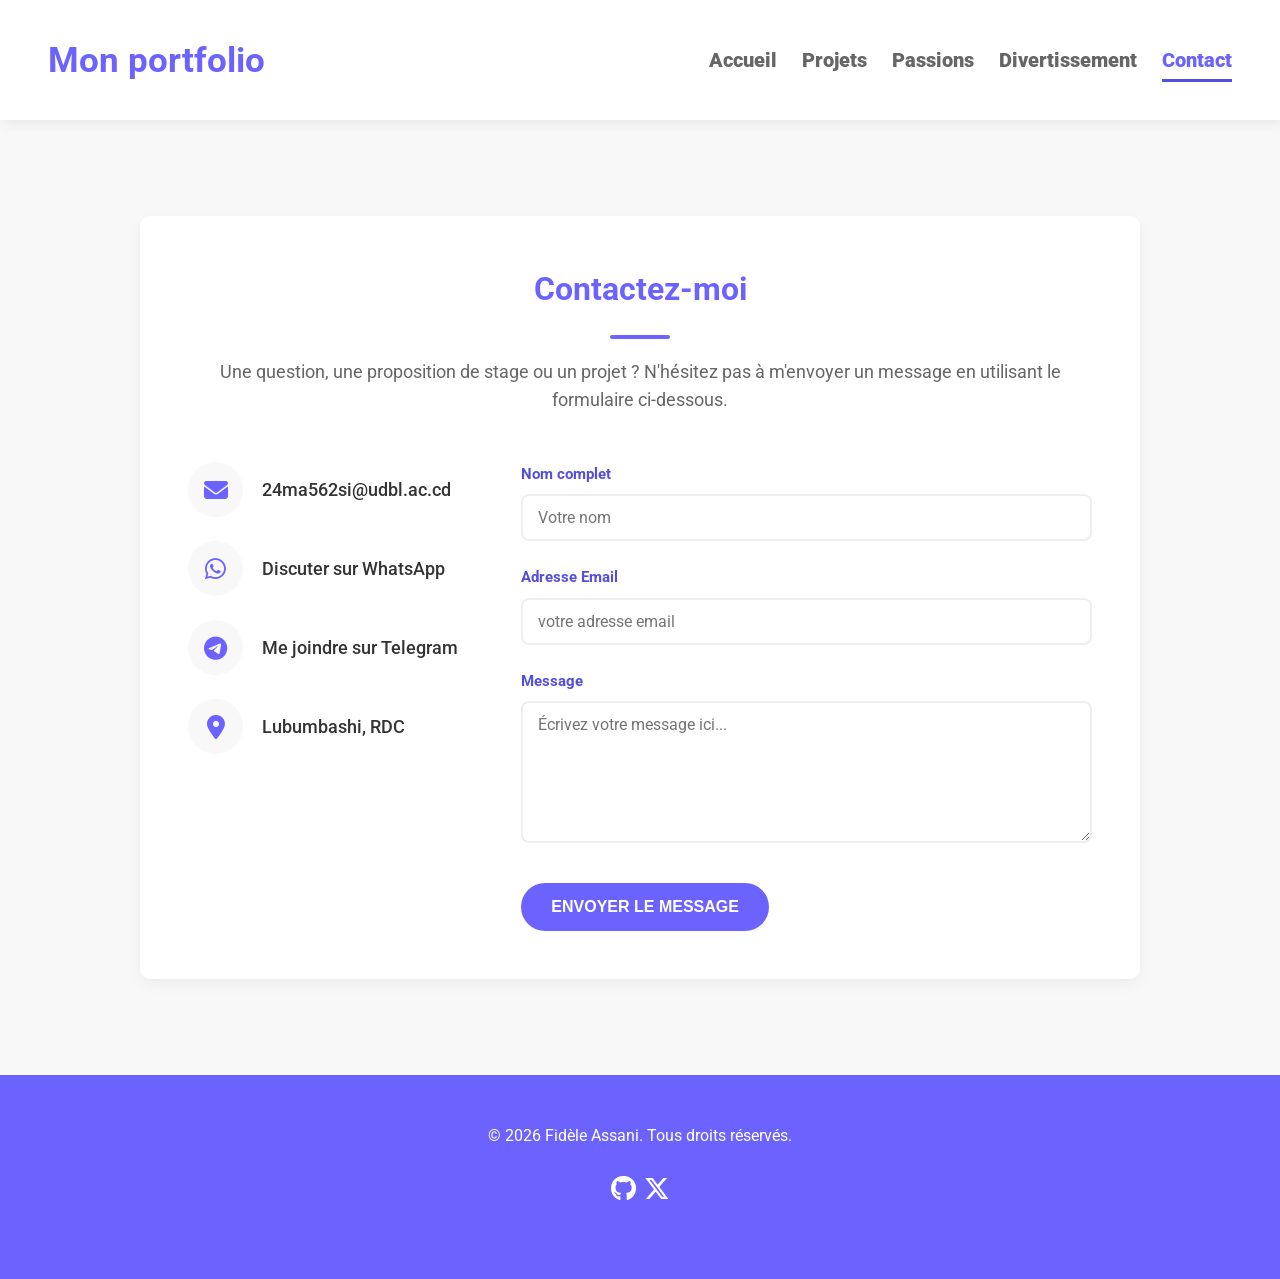
<file: contact.html>
<!DOCTYPE html>
<html lang="fr">
<head>
    <meta charset="UTF-8">
    <meta name="viewport" content="width=device-width, initial-scale=1.0">
    <link rel="stylesheet" href="https://cdnjs.cloudflare.com/ajax/libs/font-awesome/6.5.1/css/all.min.css">
    <link rel="preconnect" href="https://fonts.googleapis.com">
    <link rel="preconnect" href="https://fonts.gstatic.com" crossorigin>
    <link href="https://fonts.googleapis.com/css2?family=Roboto:wght@300;400;500;700;900&display=swap" rel="stylesheet">
    <link rel="stylesheet" href="css/styles.css">
    <title>Contact - Mon portfolio</title>
</head>
<body>
    <header>
        <div>
            <h3><a href="index.html">Mon portfolio</a></h3>
        </div>

        <nav>
            <ul>
                <li><a href="index.html">Accueil</a></li>
                <li><a href="projets.html">Projets</a></li>
                <li><a href="passions.html">Passions</a></li>
                <li><a href="divertissements.html">Divertissement</a></li>
                <li><a href="contact.html" class="active">Contact</a></li>
            </ul>
        </nav>
    </header>
    
    <main>
        <section class="contact-container">
            <h2>Contactez-moi</h2>
            <p class="contact-intro">Une question, une proposition de stage ou un projet ? N'hésitez pas à m'envoyer un message en utilisant le formulaire ci-dessous.</p>
            
            <div class="contact-content">
                <div class="contact-info">
                    <div class="info-item">
                        <i class="fa-solid fa-envelope"></i>
                        <p>24ma562si@udbl.ac.cd</p>
                    </div>
                    <div class="info-item">
                        <i class="fa-brands fa-whatsapp"></i>
                        <p><a href="https://wa.me/243987771175" target="_blank" class="lien-reseau">Discuter sur WhatsApp</a></p>
                    </div>
                    <div class="info-item">
                        <i class="fa-brands fa-telegram"></i>
                        <p><a href="https://t.me/+243987771175" target="_blank" class="lien-reseau">Me joindre sur Telegram</a></p>
                    </div>
                    <div class="info-item">
                        <i class="fa-solid fa-location-dot"></i>
                        <p>Lubumbashi, RDC</p>
                    </div>
                </div>

                <form class="contact-form" action="#" method="POST">
                    <div class="form-group">
                        <label for="nom">Nom complet</label>
                        <input type="text" id="nom" name="nom" required placeholder="Votre nom">
                    </div>
                    <div class="form-group">
                        <label for="email">Adresse Email</label>
                        <input type="email" id="email" name="email" required placeholder="votre adresse email">
                    </div>
                    <div class="form-group">
                        <label for="message">Message</label>
                        <textarea id="message" name="message" rows="6" required placeholder="Écrivez votre message ici..."></textarea>
                    </div>
                    <button type="submit" class="btn-envoyer">Envoyer le message</button>
                </form>
            </div>
        </section>
    </main>
    
    <footer>
        <p>© 2026 Fidèle Assani. Tous droits réservés.</p>
        <div>
            <p>
                <a href="#"><i class="fa-brands fa-github"></i></a> 
                <a href="#"><i class="fa-brands fa-square-linkedin"></i></a>  
                <a href="#"><i class="fa-brands fa-x-twitter"></i></a>
            </p>   
        </div>  
    </footer>
</body>
</html>
</file>
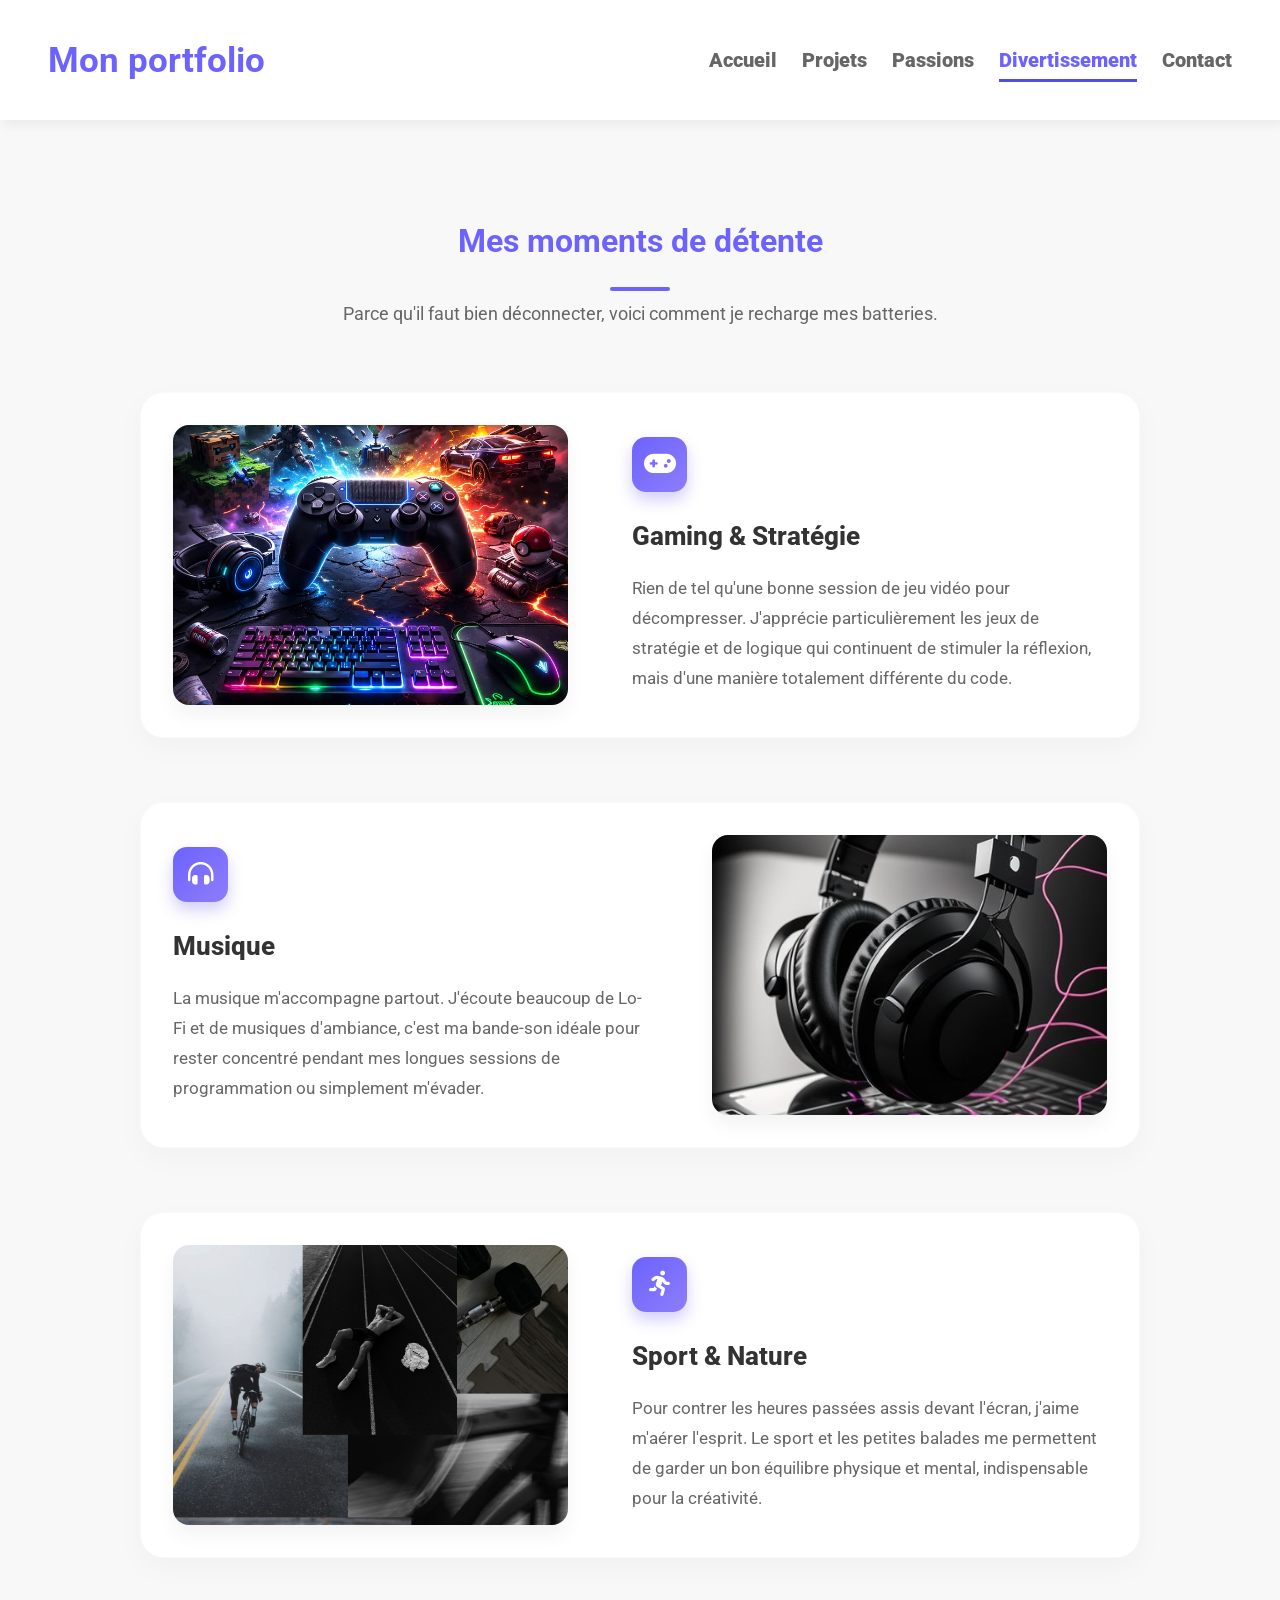
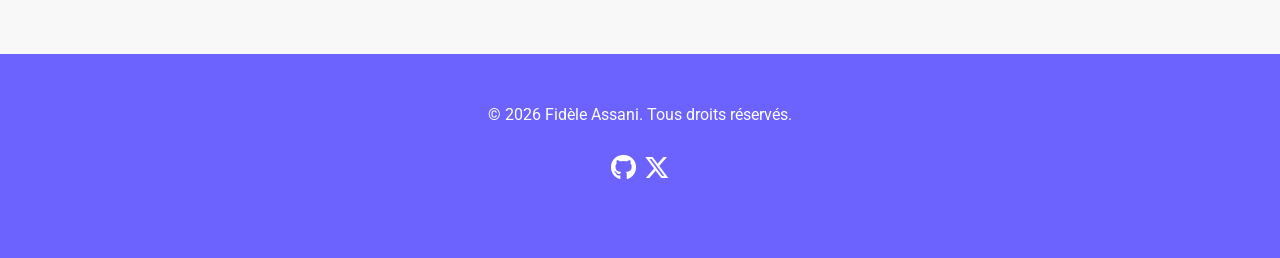
<file: divertissements.html>
<!DOCTYPE html>
<html lang="fr">
<head>
    <meta charset="UTF-8">
    <meta name="viewport" content="width=device-width, initial-scale=1.0">
    <link rel="stylesheet" href="https://cdnjs.cloudflare.com/ajax/libs/font-awesome/6.5.1/css/all.min.css">
    <link rel="preconnect" href="https://fonts.googleapis.com">
    <link rel="preconnect" href="https://fonts.gstatic.com" crossorigin>
    <link href="https://fonts.googleapis.com/css2?family=Roboto:wght@300;400;500;700;900&display=swap" rel="stylesheet">
    <link rel="stylesheet" href="css/styles.css">
    <title>Divertissements - Mon portfolio</title>
</head>
<body>
    <header>
        <div>
            <h3><a href="index.html">Mon portfolio</a></h3>
        </div>

        <nav>
            <ul>
                <li><a href="index.html">Accueil</a></li>
                <li><a href="projets.html">Projets</a></li>
                <li><a href="passions.html">Passions</a></li>
                <li><a href="divertissements.html" class="active">Divertissement</a></li>
                <li><a href="contact.html">Contact</a></li>
            </ul>
        </nav>
    </header>

 <main>
        <section class="hobbies-section">
            <h2>Mes moments de détente</h2>
            <p class="section-subtitle">Parce qu'il faut bien déconnecter, voici comment je recharge mes batteries.</p>

            <div class="hobbies-container">
                <div class="hobby-row">
                    <div class="hobby-image-wrapper">
                        <img src="img/divertissement1.jpg" alt="Jeux Vidéo">
                    </div>
                    <div class="hobby-content">
                        <div class="hobby-icon">
                            <i class="fa-solid fa-gamepad"></i>
                        </div>
                        <h3>Gaming & Stratégie</h3>
                        <p>Rien de tel qu'une bonne session de jeu vidéo pour décompresser. J'apprécie particulièrement les jeux de stratégie et de logique qui continuent de stimuler la réflexion, mais d'une manière totalement différente du code.</p>
                    </div>
                </div>

                <div class="hobby-row reversed">
                    <div class="hobby-image-wrapper">
                        <img src="img/divertissement2.jpg" alt="Musique">
                    </div>
                    <div class="hobby-content">
                        <div class="hobby-icon">
                            <i class="fa-solid fa-headphones-simple"></i>
                        </div>
                        <h3>Musique </h3>
                        <p>La musique m'accompagne partout. J'écoute beaucoup de Lo-Fi et de musiques d'ambiance, c'est ma bande-son idéale pour rester concentré pendant mes longues sessions de programmation ou simplement m'évader.</p>
                    </div>
                </div>

                <div class="hobby-row">
                    <div class="hobby-image-wrapper">
                        <img src="img/divertissement3.jpg" alt="Sport">
                    </div>
                    <div class="hobby-content">
                        <div class="hobby-icon">
                            <i class="fa-solid fa-person-running"></i>
                        </div>
                        <h3>Sport & Nature</h3>
                        <p>Pour contrer les heures passées assis devant l'écran, j'aime m'aérer l'esprit. Le sport et les petites balades me permettent de garder un bon équilibre physique et mental, indispensable pour la créativité.</p>
                    </div>
                </div>
            </div>
        </section>
    </main>
    <footer>
        <p>© 2026 Fidèle Assani. Tous droits réservés.</p>
        <div>
            <p>
                <a href="#"><i class="fa-brands fa-github"></i></a> 
                <a href="#"><i class="fa-brands fa-square-linkedin"></i></a>  
                <a href="#"><i class="fa-brands fa-x-twitter"></i></a>
            </p>   
        </div>  
    </footer>
</body>
</html>
</file>
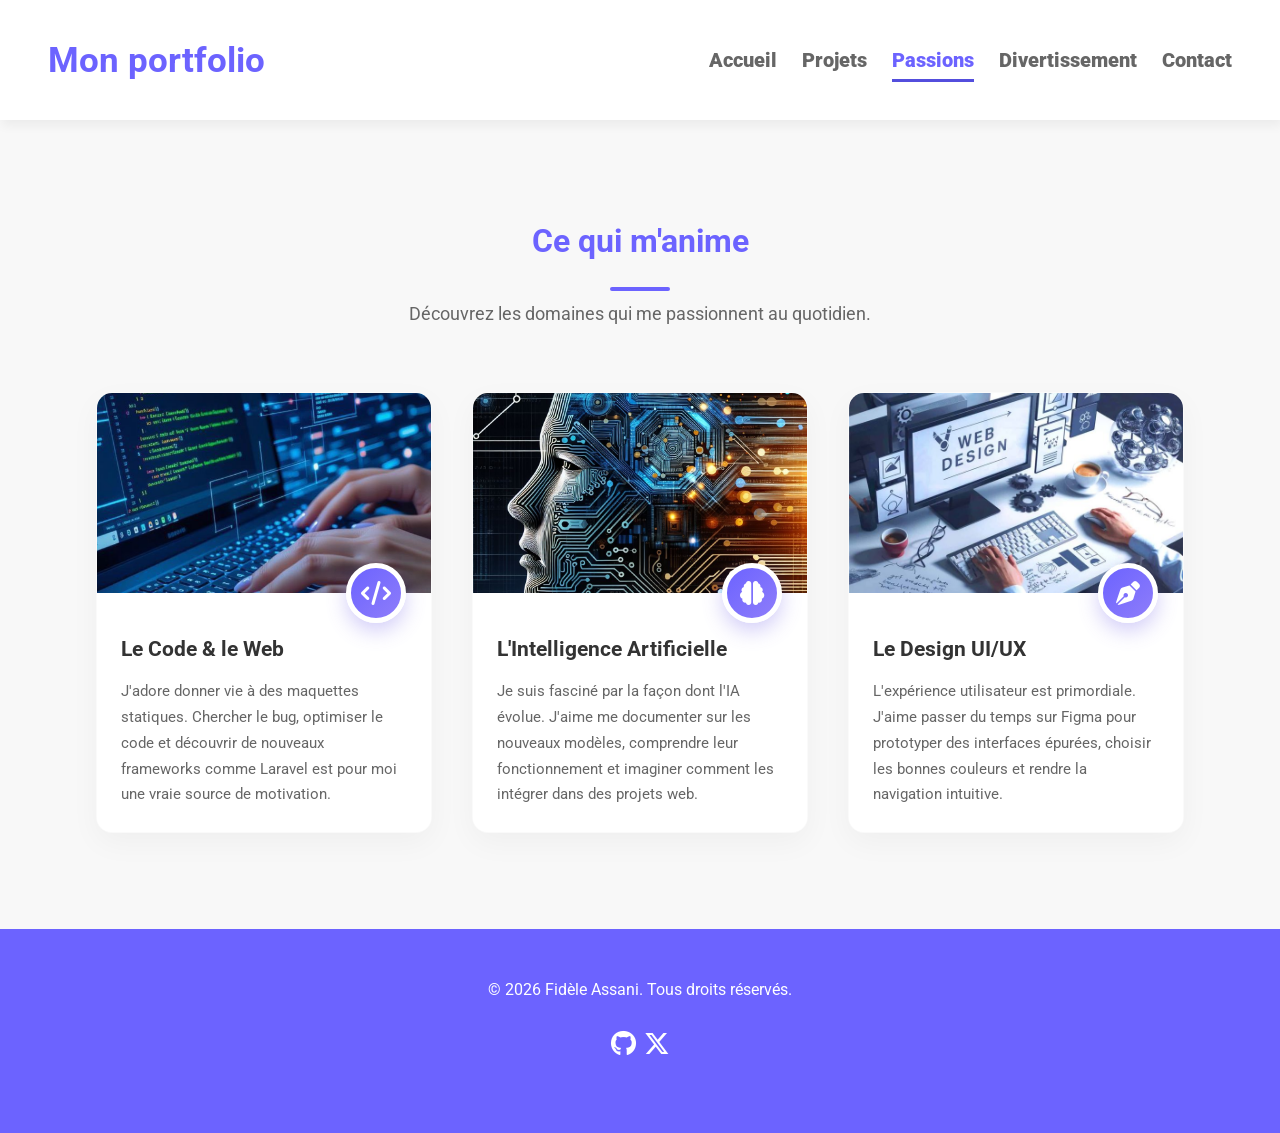
<file: passions.html>
<!DOCTYPE html>
<html lang="fr">
<head>
    <meta charset="UTF-8">
    <meta name="viewport" content="width=device-width, initial-scale=1.0">
    <link rel="stylesheet" href="https://cdnjs.cloudflare.com/ajax/libs/font-awesome/6.5.1/css/all.min.css">
    <link rel="preconnect" href="https://fonts.googleapis.com">
    <link rel="preconnect" href="https://fonts.gstatic.com" crossorigin>
    <link href="https://fonts.googleapis.com/css2?family=Roboto:wght@300;400;500;700;900&display=swap" rel="stylesheet">
    <link rel="stylesheet" href="css/styles.css">
    <title>Mes Passions - Mon portfolio</title>
</head>
<body>
    <header>
        <div>
            <h3><a href="index.html">Mon portfolio</a></h3>
        </div>

        <nav>
            <ul>
                <li><a href="index.html">Accueil</a></li>
                <li><a href="projets.html">Projets</a></li>
                <li><a href="passions.html" class="active">Passions</a></li>
                <li><a href="divertissements.html">Divertissement</a></li>
                <li><a href="contact.html">Contact</a></li>
            </ul>
        </nav>
    </header>

    <main>
        <section class="interests-section">
            <h2>Ce qui m'anime</h2>
            <p class="section-subtitle">Découvrez les domaines qui me passionnent au quotidien.</p>

            <div class="interests-grid">
                <div class="interest-card">
                    <div class="interest-image-wrapper">
                        <img src="img/passion1.jpg" alt="Développement Web">
                    </div>
                    <div class="interest-content">
                        <i class="fa-solid fa-code"></i>
                        <h3>Le Code & le Web</h3>
                        <p>J'adore donner vie à des maquettes statiques. Chercher le bug, optimiser le code et découvrir de nouveaux frameworks comme Laravel est pour moi une vraie source de motivation.</p>
                    </div>
                </div>

                <div class="interest-card">
                    <div class="interest-image-wrapper">
                        <img src="img/passion2.jpg" alt="Intelligence Artificielle">
                    </div>
                    <div class="interest-content">
                        <i class="fa-solid fa-brain"></i>
                        <h3>L'Intelligence Artificielle</h3>
                        <p>Je suis fasciné par la façon dont l'IA évolue. J'aime me documenter sur les nouveaux modèles, comprendre leur fonctionnement et imaginer comment les intégrer dans des projets web.</p>
                    </div>
                </div>

                <div class="interest-card">
                    <div class="interest-image-wrapper">
                        <img src="img/passion3.jpg" alt="Design Graphique">
                    </div>
                    <div class="interest-content">
                        <i class="fa-solid fa-pen-nib"></i>
                        <h3>Le Design UI/UX</h3>
                        <p>L'expérience utilisateur est primordiale. J'aime passer du temps sur Figma pour prototyper des interfaces épurées, choisir les bonnes couleurs et rendre la navigation intuitive.</p>
                    </div>
                </div>
            </div>
        </section>
    </main>
    
    <footer>
        <p>© 2026 Fidèle Assani. Tous droits réservés.</p>
        <div>
            <p>
                <a href="#"><i class="fa-brands fa-github"></i></a> 
                <a href="#"><i class="fa-brands fa-square-linkedin"></i></a>  
                <a href="#"><i class="fa-brands fa-x-twitter"></i></a>
            </p>   
        </div>  
    </footer>
</body>
</html>
</file>
<file: css/styles.css>
:root{
    --violet-doux: #6c63ff;
    --violet-fonce: #534edd;
    --orange-vif: #ffa726;
    --gris-fonce: #666;
    --gris-tres-fonce: #333;
    --gris-tres-clair: #f8f8f8;
    --gris-claire: #eee;
}
*{
    margin:0;
    padding:0;
    box-sizing: border-box;
}
header{
    background-color: white;
    box-shadow: 2px 6px 10px rgba(0,0,0,0.05);
    position: sticky;
    top: 0;
    z-index: 1000;
    display: flex;
    justify-content: space-between; 
    align-items: center;
    padding: 2rem 3rem;   
}
header div a{
    text-decoration: none;
    font-size: 2.2rem;
    font-weight: bold;
    color: var(--violet-doux);
}
ul li{
    list-style: none;
    margin-left: 25px;
}
ul{
    display: flex;
}
ul li a {
    text-decoration: none;
    color: var(--gris-fonce);
    font-weight: 900;
    font-size: 1.25rem;
    position: relative;
    padding: 10px 0;
}
ul li a:hover{
    color: var(--violet-doux);
}
ul li a::after{
    content: '';
    position: absolute;
    left: 0;
    bottom: 0;
    height: 3.5px;
    width: 0%;
    background-color: var(--violet-fonce);
    transition: width 0.8s ease;

}
ul li a:hover::after{
    width: 100%;
}
a.active{
    color: var(--violet-doux);
}
a.active::after{
    width: 100%;
}
.hero{
    display: flex;
    justify-content: center;
    align-items: center;
    gap: 5rem;
    text-align: center;
    margin: 10rem 1rem;
    
}
.hero img{
    width: 350px;
    height: 350px;
    border-radius: 50%;
    object-fit: cover ;
    border: 8px solid var(--violet-doux);
    
}

.hero h1{
    font-size: 4rem;
    color: var(--violet-doux);
    font-weight: 900;
    margin-bottom: 1.5rem;
}
.hero a{
    display: inline-block;
    padding: 15px 30px;
    background-color: var(--violet-doux);
    color: white;
    text-decoration: none;
    border-radius: 50px;
    text-transform: uppercase;
    letter-spacing: 1.1px;
    font-weight: 600;
    margin-top: 1rem;
    transition: background-color 0.3s ease, transform 0.2s ease;
}
.hero a:hover{
    background-color: var(--violet-fonce);
    transform: translateY(-4px);
}
.hero p{
    font-size: 1.1rem;
    color: var(--gris-fonce);
}
body{
    background-color: var(--gris-tres-clair);
    font-family: Roboto, sans-serif;
    line-height: 1.6;
}
.apropos{
    width: 800px;
    margin: 6rem auto;
    text-align: center;
    color: var(--text-gray);
    font-size: 1.1rem;

}
.apropos h2{
    color: var(--violet-doux);
    font-size: 2.6rem;
    font-weight: 700;
    position: relative;
}
.apropos h2::after{
    content: "";
    display: block;
    width: 60px;
    height: 4px;
    background-color: var(--violet-doux);
    margin: 1.2rem auto;
    border-radius: 2px;

}
.apropos p{
    margin-bottom: 2rem;
    color: var(--violet-fonce);
    font-size: 1.2rem;
}


section h2{
    color:var(--violet-doux);
    font-size: 2em;
    font-weight: 700;
    position: relative;
    text-align: center;


}

section h2::after{
    content: "";
    display: block;
    width: 60px;
    height: 4px;
    background-color: var(--violet-doux);
    margin: 1.2rem auto;
    border-radius: 2px;


}

.competences table{
    width: 80%;
    margin: 0 auto;
    border-collapse: collapse;
    background-color: #fff;
    box-shadow: 0 5px 15px rgba(0, 0, 0, 0.1);
}
.competences table  th , .competences table td {
   padding: 8px;
    


}
.competences table thead{
    background-color: var(--violet-doux);
    color: #fff;
    text-transform: uppercase;
    


}
.competences table tbody td{
    border-bottom: 1px solid var(--gris-claire);

}
.competences table tbody tr:nth-child(even){
    background-color: #fdfdfd;
    
}
.competences table tbody tr{
    transition: background-color 0.3s ease;

}
.competences table tbody tr:hover{
    background-color: #f0f0f0;

}

.competences table thead th{
    text-align: left;
}

footer{
    margin-top: 3rem;
    background-color: var(--violet-doux);
    padding: 3rem 0;
    text-align: center;

}
footer p {
    color: white;
    margin-bottom: 1.3rem;
}
footer a {
    display: inline;
    font-size: 1.6rem;
    color: white;
    margin-bottom: 0 10px;
    transition: color 0.3s ease, tranform 0.2 ease;
}
footer a:hover{
    color: var(--orange-vif);
    transform: translate(-3px);

}

.projets {
    width: 85%;
    max-width: 1100px;
    margin: 6rem auto;
    text-align: center;
}
.projets > div {
    display: grid;
    grid-template-columns: repeat(3, 1fr);
    gap: 2rem;
    margin-top: 4rem;
    text-align: left; 
}
.projets > div > div:hover {
    transform: scale(1.03); 
    box-shadow: 0 10px 20px rgba(0, 0, 0, 0.1); 
}
.projets > div > div {
    background-color: white;
    border-radius: 8px;
    box-shadow: 0 5px 15px rgba(0, 0, 0, 0.05);
    display: flex;
    flex-direction: column;
    overflow: hidden;
}
.projets img {
    width: 100%;
    height: 180px;
    object-fit: cover;
    border-bottom: 3px solid var(--violet-doux);
}
.projets h3 {
    color: var(--violet-doux);
    font-size: 1.3rem;
    margin: 1.5rem 1.5rem 0.8rem 1.5rem;
}
.projets p {
    color: var(--gris-fonce);
    font-size: 0.95rem;
    line-height: 1.5;
    margin: 0 1.5rem 1.5rem 1.5rem;
    flex-grow: 1; 
}
.projets ul {
    display: flex;
    flex-wrap: wrap;
    gap: 10px;
    margin: 0 1.5rem 1.5rem 1.5rem;
    padding: 0;
}
.projets ul li {
    list-style: none;
    margin: 0; 
    background-color: #f0f0ff;
    color: var(--violet-doux);
    padding: 5px 12px;
    border-radius: 20px;
    font-size: 0.8rem;
    font-weight: bold;
}
.projets > div > div > div {
    padding: 1rem 1.5rem;
    border-top: 1px solid var(--gris-claire);
    display: flex;
    justify-content: space-between;
    align-items: center;
}
.projets a,
.projets span {
    color: var(--gris-tres-fonce);
    text-decoration: none;
    font-size: 0.9rem;
    font-weight: bold;
    display: flex;
    align-items: center;
    gap: 6px;
}
.projets a:hover {
    color: var(--violet-doux);
}
.projets span {
    color: var(--gris-fonce);
}




/* =========================================
   PAGE CONTACT
   ========================================= */
.contact-container {
    width: 85%;
    max-width: 1000px;
    margin: 6rem auto;
    background-color: white;
    padding: 3rem;
    border-radius: 10px;
    box-shadow: 0 5px 15px rgba(0, 0, 0, 0.05); /* Même ombre que tes projets */
}

.contact-intro {
    text-align: center;
    color: var(--gris-fonce);
    margin-bottom: 3rem;
    font-size: 1.1rem;
}

.contact-content {
    display: flex;
    justify-content: space-between;
    gap: 3rem;
    flex-wrap: wrap; /* Permet aux éléments de passer à la ligne sur petit écran */
}

/* Partie gauche : Les infos */
.contact-info {
    flex: 1;
    min-width: 250px;
    display: flex;
    flex-direction: column;
    gap: 1.5rem;
}

.info-item {
    display: flex;
    align-items: center;
    gap: 1.2rem;
}

.info-item i {
    font-size: 1.5rem;
    color: var(--violet-doux);
    background-color: var(--gris-tres-clair);
    padding: 15px;
    border-radius: 50%;
    width: 55px;
    height: 55px;
    display: flex;
    justify-content: center;
    align-items: center;
}

.info-item p {
    color: var(--gris-tres-fonce);
    font-weight: 500;
    font-size: 1.1rem;
    margin: 0;
}

/* Partie droite : Le formulaire */
.contact-form {
    flex: 2;
    min-width: 300px;
    display: flex;
    flex-direction: column;
    gap: 1.5rem;
}

.form-group {
    display: flex;
    flex-direction: column;
    gap: 0.5rem;
}

.form-group label {
    color: var(--violet-fonce);
    font-weight: bold;
    font-size: 0.95rem;
}

.form-group input, 
.form-group textarea {
    padding: 12px 15px;
    border: 2px solid var(--gris-claire);
    border-radius: 8px;
    font-family: 'Roboto', sans-serif;
    font-size: 1rem;
    outline: none;
    transition: border-color 0.3s ease;
}

.form-group input:focus, 
.form-group textarea:focus {
    border-color: var(--violet-doux); /* Effet sympa quand on clique dans le champ */
}

/* Bouton envoyer (ressemble à ton bouton d'accueil) */
.btn-envoyer {
    background-color: var(--violet-doux);
    color: white;
    border: none;
    padding: 15px 30px;
    border-radius: 50px;
    font-size: 1rem;
    font-weight: bold;
    text-transform: uppercase;
    cursor: pointer;
    transition: background-color 0.3s ease, transform 0.2s ease;
    align-self: flex-start; /* Empêche le bouton de prendre toute la largeur */
    margin-top: 1rem;
}

.btn-envoyer:hover {
    background-color: var(--violet-fonce);
    transform: translateY(-3px);
}
/* Style naturel pour les liens WhatsApp et Telegram */
.lien-reseau {
    color: var(--gris-tres-fonce);
    text-decoration: none;
    font-weight: 500;
    transition: color 0.3s ease;
}

.lien-reseau:hover {
    color: var(--violet-doux);
}


/* =========================================
   PAGES PASSIONS & DIVERTISSEMENTS (EDITION LÉGENDAIRE)
   ========================================= */

/* =========================================
   PAGE DIVERTISSEMENTS (DESIGN ZIG-ZAG)
   ========================================= */
.hobbies-section {
    width: 85%;
    max-width: 1000px; /* Un peu plus resserré pour un effet lecture agréable */
    margin: 6rem auto;
    text-align: center;
}

.hobbies-container {
    display: flex;
    flex-direction: column;
    gap: 4rem; /* Grand espace entre chaque ligne pour respirer */
}

/* Ligne horizontale */
.hobby-row {
    display: flex;
    align-items: center;
    gap: 4rem;
    background-color: white;
    padding: 2rem;
    border-radius: 24px; /* Bords très arrondis, très moderne */
    box-shadow: 0 10px 30px rgba(0, 0, 0, 0.03);
    border: 1px solid rgba(0,0,0,0.02);
    text-align: left;
    transition: all 0.5s cubic-bezier(0.175, 0.885, 0.32, 1.275);
}

/* La magie de l'alternance : inverse la direction pour les éléments "reversed" */
.hobby-row.reversed {
    flex-direction: row-reverse;
}

.hobby-row:hover {
    transform: translateY(-8px);
    box-shadow: 0 20px 40px rgba(108, 92, 231, 0.12);
}

/* Conteneur image */
.hobby-image-wrapper {
    flex: 1; /* Prend la moitié de la largeur */
    height: 280px;
    border-radius: 16px;
    overflow: hidden;
    box-shadow: 0 10px 20px rgba(0,0,0,0.05);
}

.hobby-image-wrapper img {
    width: 100%;
    height: 100%;
    object-fit: cover;
    transition: transform 0.6s ease;
}

.hobby-row:hover .hobby-image-wrapper img {
    transform: scale(1.08); /* Effet zoom subtil */
}

/* Conteneur texte */
.hobby-content {
    flex: 1.2; /* Le texte prend légèrement plus de place que l'image */
    display: flex;
    flex-direction: column;
    justify-content: center;
}

/* L'icône façon App iOS */
.hobby-icon {
    width: 55px;
    height: 55px;
    background: linear-gradient(135deg, var(--violet-doux), #8e7dfa);
    color: white;
    display: flex;
    justify-content: center;
    align-items: center;
    border-radius: 14px; /* Carré arrondi */
    font-size: 1.6rem;
    margin-bottom: 1.5rem;
    box-shadow: 0 8px 15px rgba(108, 92, 231, 0.3);
    transition: transform 0.4s ease;
}

.hobby-row:hover .hobby-icon {
    transform: scale(1.1) rotate(-5deg); /* Petite animation fun */
}

.hobby-content h3 {
    color: var(--gris-tres-fonce);
    font-size: 1.6rem;
    margin-bottom: 1rem;
    font-weight: 800;
}

.hobby-content p {
    color: var(--gris-fonce);
    font-size: 1.05rem;
    line-height: 1.8;
}

/* Responsive : sur téléphone, on remet tout l'un en dessous de l'autre */
@media (max-width: 768px) {
    .hobby-row, .hobby-row.reversed {
        flex-direction: column;
        text-align: center;
        padding: 1.5rem;
        gap: 2rem;
    }
    
    .hobby-content {
        align-items: center; /* Centre l'icône sur mobile */
    }
    
    .hobby-image-wrapper {
        width: 100%;
        height: 220px;
    }
}
.interests-section {
    width: 85%;
    max-width: 1100px;
    margin: 6rem auto;
    text-align: center;
}

.section-subtitle {
    color: var(--gris-fonce);
    font-size: 1.1rem;
    margin-top: -10px;
    margin-bottom: 4rem;
}

.interests-grid {
    display: grid;
    grid-template-columns: repeat(3, 1fr);
    gap: 2.5rem;
    text-align: left;
}

/* --- Design de la carte --- */
.interest-card {
    background-color: white;
    border-radius: 16px; /* Bords un peu plus arrondis pour le côté moderne */
    box-shadow: 0 10px 30px rgba(0, 0, 0, 0.04);
    overflow: hidden;
    /* Courbe d'animation premium (effet léger rebond) */
    transition: all 0.5s cubic-bezier(0.175, 0.885, 0.32, 1.275);
    position: relative;
    border: 1px solid rgba(0,0,0,0.02);
}

.interest-card:hover {
    transform: translateY(-12px);
    /* Ombre teintée avec ta couleur principale au survol */
    box-shadow: 0 20px 40px rgba(108, 92, 231, 0.15); 
}

/* --- Conteneur d'image pour le zoom interne --- */
.interest-image-wrapper {
    width: 100%;
    height: 200px;
    overflow: hidden; /* Empêche l'image de déborder quand elle zoome */
}

.interest-card img {
    width: 100%;
    height: 100%;
    object-fit: cover;
    transition: transform 0.6s ease; /* Transition douce pour l'image */
}

/* Le fameux zoom au survol de la carte */
.interest-card:hover img {
    transform: scale(1.1);
}

/* --- Contenu texte --- */
.interest-content {
    padding: 2.5rem 1.5rem 1.5rem 1.5rem;
    position: relative;
    background: white;
}

/* --- Icône flottante Premium --- */
.interest-content i {
    position: absolute;
    top: -30px;
    right: 25px;
    background: linear-gradient(135deg, var(--violet-doux), #8e7dfa); /* Dégradé stylé */
    color: white;
    width: 60px;
    height: 60px;
    display: flex;
    justify-content: center;
    align-items: center;
    border-radius: 50%;
    font-size: 1.5rem;
    border: 5px solid white;
    box-shadow: 0 8px 20px rgba(108, 92, 231, 0.3); /* Ombre colorée sous l'icône */
    transition: transform 0.4s ease;
}

/* Petite rotation de l'icône au survol */
.interest-card:hover .interest-content i {
    transform: rotate(15deg) scale(1.05);
}

.interest-content h3 {
    color: var(--gris-tres-fonce);
    font-size: 1.3rem;
    margin-bottom: 0.8rem;
    font-weight: 700;
}

.interest-content p {
    color: var(--gris-fonce);
    font-size: 0.95rem;
    line-height: 1.7; /* Interligne un peu plus grand pour la lisibilité */
}
</file>
